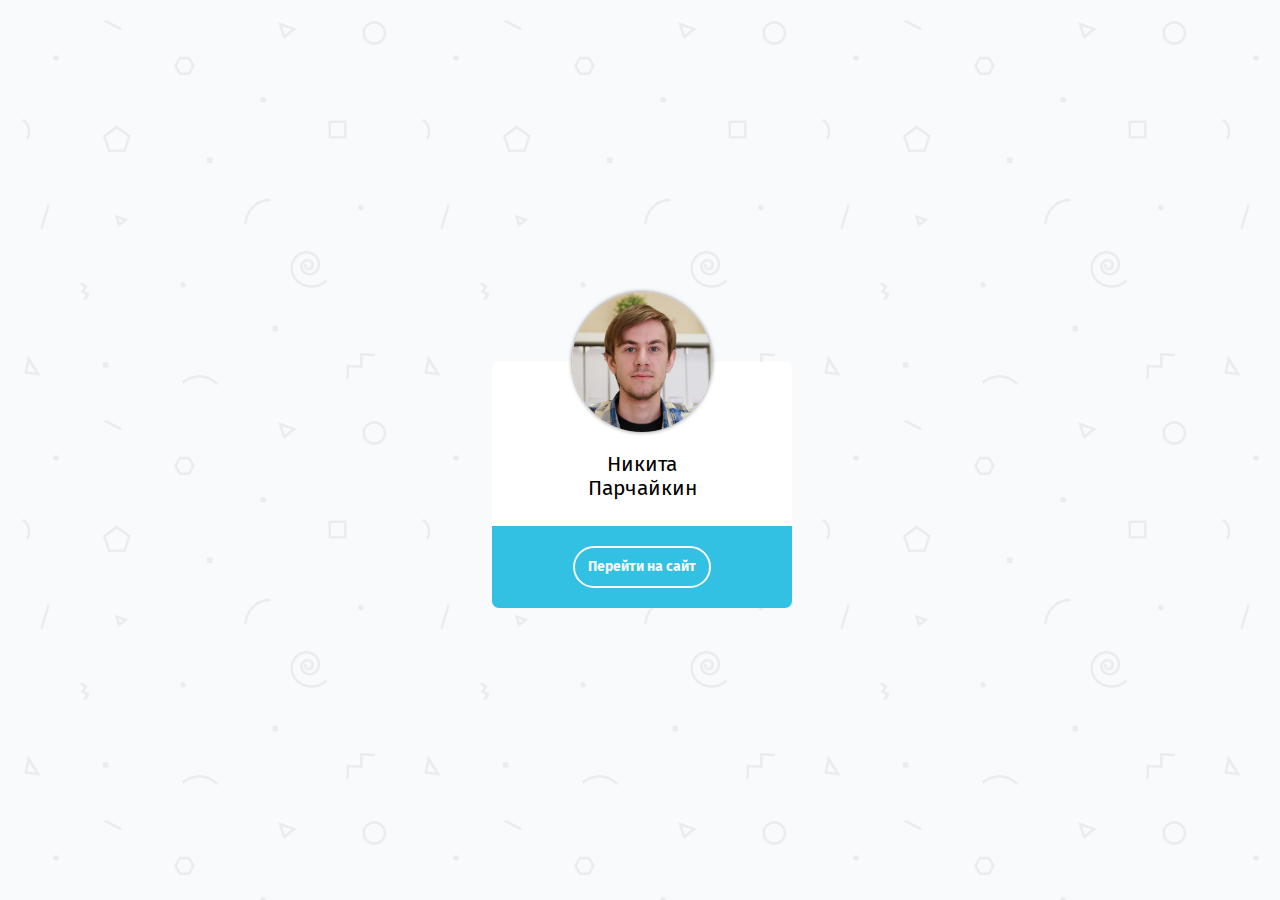
<file: index.html>
<!DOCTYPE html>
<html lang="ru-RU">
<head>
	<meta charset="UTF-8">
	<meta http-equiv="x-ua-compatible" content="ie=edge">
	<meta name="viewport" content="width=device-width, initial-scale=1.0">
	<meta name="description" content="">
	<meta name="keywords" content="">
	<meta name="author" content="Никита Парчайкин">
	<link rel="stylesheet" href="css/main.css">
	<title>Тестовая страница</title>
</head>
<body>
	<div class="wrapper wrapper__authentic">
		<div class="authentic__form wobble">
			<div class="authentic__top">
				<div class="authentic__photo">
					
				</div>
				<div class="authentic__name">
					Никита Парчайкин
				</div>
			</div>
			<div class="authentic__bottom">
				<a href="about.html" class="btn white-link">Перейти на сайт</a>
			</div>
		</div>	
	</div>
</body>
</html>
</file>
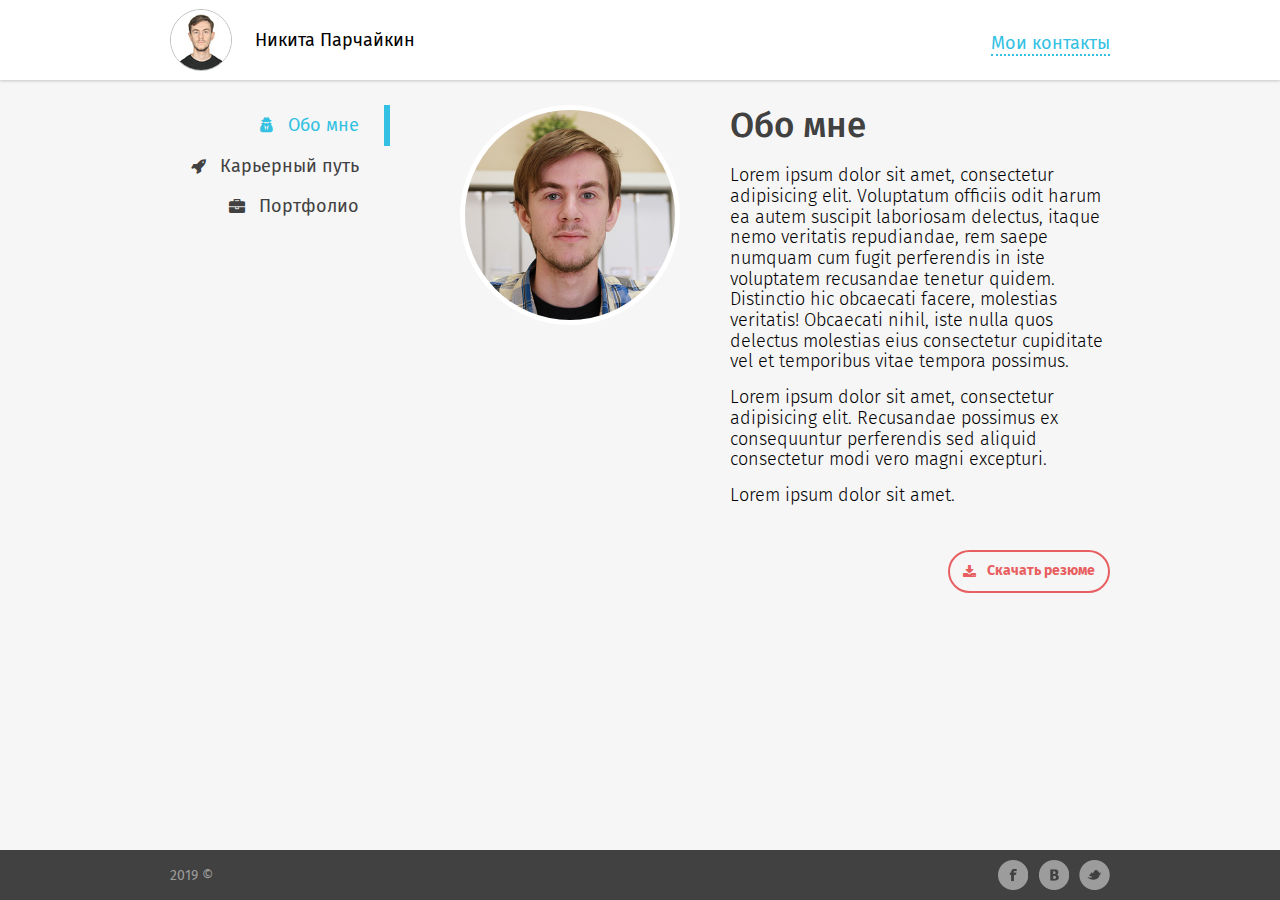
<file: about.html>
<!DOCTYPE html>
<html lang="ru-RU">
<head>
	<meta charset="UTF-8">
	<meta http-equiv="x-ua-compatible" content="ie=edge">
	<meta name="viewport" content="width=device-width, initial-scale=1.0">
	<meta name="description" content="">
	<meta name="keywords" content="">
	<meta name="author" content="Никита Парчайкин">
	<link rel="stylesheet" href="css/main.css">
	<title>Тестовая страница</title>
</head>
<body>
	<div class="wrapper">
		<!-- header -->
		<header class="header">
			<div class="container clearfix">
				<div class='header__left'>
					<div class="user">
						<div class="user__photo">
							<img class="user__photo-pic" src="img/content/avatar.jpg" alt="Аватар">
						</div>
						<div class="user__name">
							Никита Парчайкин
						</div>
					</div>
				</div>
				<div class="header__right">
					<div class="contacts">
						<a href="#" class="contacts__trigger">Мои контакты</a>
						<div class="contacts__dropdown">
						<div class="contacts__dropdown-triangle"></div>
							<ul class="contacts__dropdown-list">
								<li class="contacts__dropdown-item">
									<a href="#" class="contacts__dropdown-link">
									<i class="fa fa-envelope contacts__dropdown-icon" aria-hidden="true"></i>
									<span class="contacts__dropdown-text">ak1tos@yandex.ru</span>
									</a>
								</li>
								<li class="contacts__dropdown-item">
									<a href="#" class="contacts__dropdown-link">
									<i class="fa fa-phone contacts__dropdown-icon" aria-hidden="true"></i>
									<span class="contacts__dropdown-text">+79521193141</span>
									</a>
								</li>
								<li class="contacts__dropdown-item">
									<a href="#" class="contacts__dropdown-link">
									<i class="fa fa-skype contacts__dropdown-icon" aria-hidden="true"></i>
									<span class="contacts__dropdown-text">ak1tos</span>
									</a>
								</li>
							</ul>
						</div>
					</div>
				</div>
			</div>
		</header>
		<!-- content -->
		<section class="content">
			<div class="container">
				<aside class="sidebar">
					<nav class="nav">
						<ul class="nav__list">
							<li class="nav__item nav__item_active">
								<a href="about.html" class="nav__link">
										<i class="fa fa-user-secret nav__link-icon" aria-hidden="true"></i>
									<span class="nav__link-text">Обо мне</span>
								</a>
							</li>
							<li class="nav__item">
								<a href="career.html" class="nav__link">
										<i class="fa fa-rocket nav__link-icon" aria-hidden="true"></i>
									<span class="nav__link-text">Карьерный путь</span>
								</a>
							</li>
							<li class="nav__item">
								<a href="portfolio.html" class="nav__link">
										<i class="fa fa-briefcase nav__link-icon" aria-hidden="true"></i>
									<span class="nav__link-text">Портфолио</span>
								</a>
							</li>
						</ul>
					</nav>
				</aside>
				<main class="page">
					<div class="about clearfix">
						<div class="about__left">
							<div class="about__pic">
								<img class="about__pic-big" src="img/content/photo.jpg" alt="Фото">
							</div>
						</div>
						<div class="about__right">
							<h1 class="title">Обо мне</h1>
							<div class="about__text text-block">
								<p>Lorem ipsum dolor sit amet, consectetur adipisicing elit. Voluptatum officiis odit harum ea autem suscipit laboriosam delectus, itaque nemo veritatis repudiandae, rem saepe numquam cum fugit perferendis in iste voluptatem recusandae tenetur quidem. Distinctio hic obcaecati facere, molestias veritatis! Obcaecati nihil, iste nulla quos delectus molestias eius consectetur cupiditate vel et temporibus vitae tempora possimus.</p>
								<p>Lorem ipsum dolor sit amet, consectetur adipisicing elit. Recusandae possimus ex consequuntur perferendis sed aliquid consectetur modi vero magni excepturi.</p>
								<p>Lorem ipsum dolor sit amet.</p>
							</div>
							<div class="about__download">
								<a href="#" class="btn" download>
								<i class="fa fa-download btn__icon" aria-hidden="true"></i>
								<span class="btn__text">Скачать резюме</span>
								</a>
							</div>
						</div>
					</div>
				</main>
			</div>
		</section>
	</div>
	<!-- footer -->
		<footer class="footer">
			<div class="container clearfix">
				<div class="footer__left">
					<div class="copyright">
						2019 © 
					</div>
				</div>
				<div class="footer__right">
					<div class="socials">
						<ul class="socials__list">
							<li class="socials__item">
								<a class="socials__link socials__link_fb" href="#"></a>
							</li>
							<li class="socials__item">
								<a class="socials__link socials__link_vk" href="#"></a>
							</li>
							<li class="socials__item">
								<a class="socials__link socials__link_tw" href="#"></a>
							</li>
						</ul>
					</div>
				</div>
			</div>
		</footer>
</body>
</html>
</file>
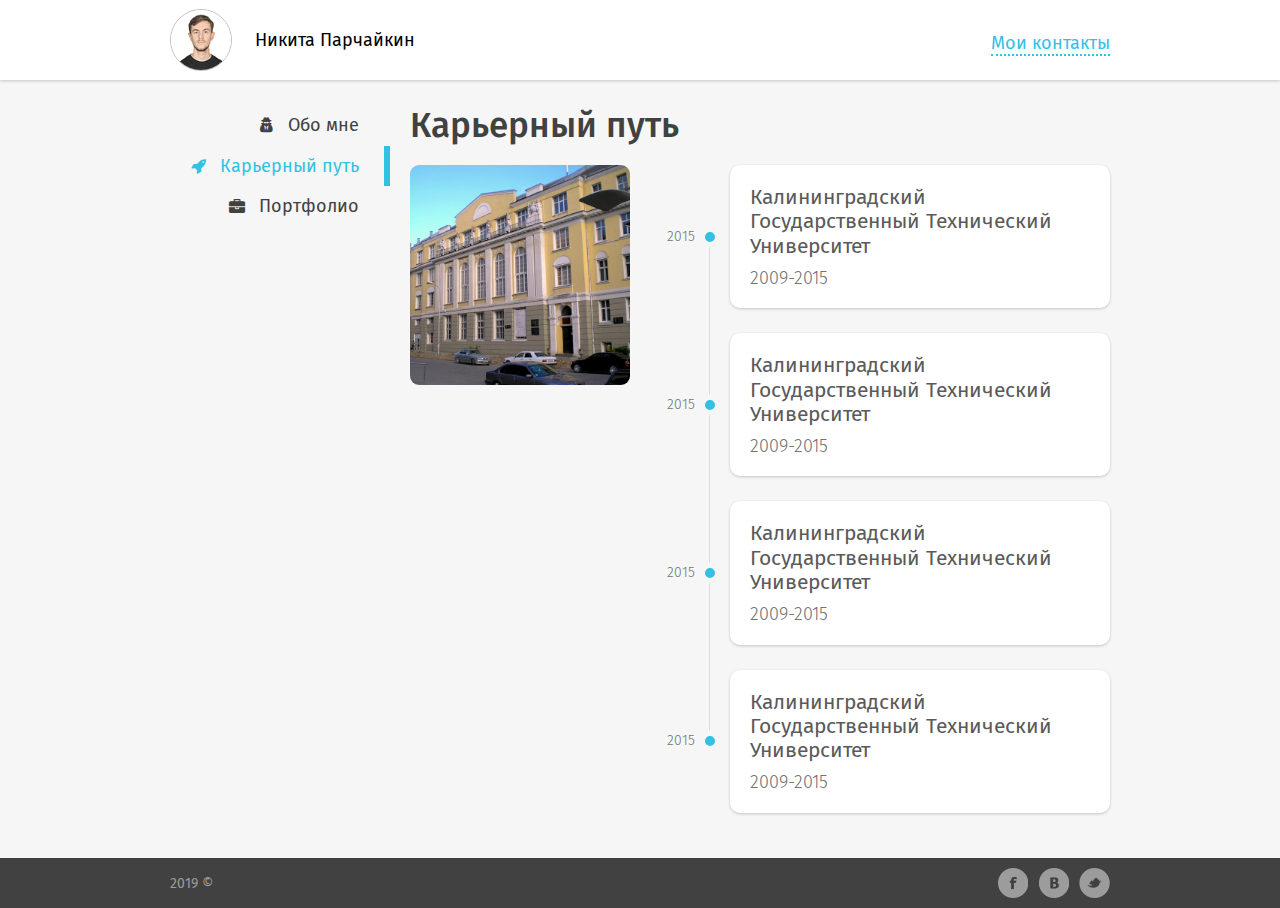
<file: career.html>
<!DOCTYPE html>
<html lang="ru-RU">
<head>
	<meta charset="UTF-8">
	<meta http-equiv="x-ua-compatible" content="ie=edge">
	<meta name="viewport" content="width=device-width, initial-scale=1.0">
	<meta name="description" content="">
	<meta name="keywords" content="">
	<meta name="author" content="Никита Парчайкин">
	<link rel="stylesheet" href="css/main.css">
	<title>Тестовая страница</title>
</head>
<body>
	<div class="wrapper">
		<!-- header -->
		<header class="header">
			<div class="container clearfix">
				<div class='header__left'>
					<div class="user">
						<div class="user__photo">
							<img class="user__photo-pic" src="img/content/avatar.jpg" alt="Аватар">
						</div>
						<div class="user__name">
							Никита Парчайкин
						</div>
					</div>
				</div>
				<div class="header__right">
					<div class="contacts">
						<a href="#" class="contacts__trigger">Мои контакты</a>
						<div class="contacts__dropdown">
						<div class="contacts__dropdown-triangle"></div>
							<ul class="contacts__dropdown-list">
								<li class="contacts__dropdown-item">
									<a href="#" class="contacts__dropdown-link">
									<i class="fa fa-envelope contacts__dropdown-icon" aria-hidden="true"></i>
									<span class="contacts__dropdown-text">ak1tos@yandex.ru</span>
									</a>
								</li>
								<li class="contacts__dropdown-item">
									<a href="#" class="contacts__dropdown-link">
									<i class="fa fa-phone contacts__dropdown-icon" aria-hidden="true"></i>
									<span class="contacts__dropdown-text">+79521193141</span>
									</a>
								</li>
								<li class="contacts__dropdown-item">
									<a href="#" class="contacts__dropdown-link">
									<i class="fa fa-skype contacts__dropdown-icon" aria-hidden="true"></i>
									<span class="contacts__dropdown-text">ak1tos</span>
									</a>
								</li>
							</ul>
						</div>
					</div>
				</div>
			</div>
		</header>
		<!-- content -->
		<section class="content">
			<div class="container">
				<aside class="sidebar">
					<nav class="nav">
						<ul class="nav__list">
							<li class="nav__item">
								<a href="about.html" class="nav__link">
										<i class="fa fa-user-secret nav__link-icon" aria-hidden="true"></i>
									<span class="nav__link-text">Обо мне</span>
								</a>
							</li>
							<li class="nav__item nav__item_active">
								<a href="career.html" class="nav__link">
										<i class="fa fa-rocket nav__link-icon" aria-hidden="true"></i>
									<span class="nav__link-text">Карьерный путь</span>
								</a>
							</li>
							<li class="nav__item">
								<a href="portfolio.html" class="nav__link">
										<i class="fa fa-briefcase nav__link-icon" aria-hidden="true"></i>
									<span class="nav__link-text">Портфолио</span>
								</a>
							</li>
						</ul>
					</nav>
				</aside>
				<main class="page">
					<h1 class="title">Карьерный путь</h1>
						<div class="career clearfix">
							<div class="career__left">
								<div class="career__pic">
									<img class="career__pic-element" src="img/content/tech.jpg" alt="ВУЗ">
								</div>
							</div>
							<div class="career__right">
								<ul class="career__list">
									<li class="career__item">
										<div class="career__block">
											<div class="career__title">Калининградский Государственный Технический Университет</div>
											<div class="career__occupation"></div>
											<div class="career__time">2009-2015</div>
											<div class="career__year">2015</div>
										</div>
									</li>
									<li class="career__item">
										<div class="career__block">
											<div class="career__title">Калининградский Государственный Технический Университет</div>
											<div class="career__occupation"></div>
											<div class="career__time">2009-2015</div>
											<div class="career__year">2015</div>
										</div>
									</li>
									<li class="career__item">
										<div class="career__block">
											<div class="career__title">Калининградский Государственный Технический Университет</div>
											<div class="career__occupation"></div>
											<div class="career__time">2009-2015</div>
											<div class="career__year">2015</div>
										</div>
									</li>
									<li class="career__item">
										<div class="career__block">
											<div class="career__title">Калининградский Государственный Технический Университет</div>
											<div class="career__occupation"></div>
											<div class="career__time">2009-2015</div>
											<div class="career__year">2015</div>
										</div>
									</li>
								</ul>
							</div>
						</div>
				</main>
			</div>
		</section>
	</div>
		<!-- footer -->
		<footer class="footer">
			<div class="container clearfix">
				<div class="footer__left">
					<div class="copyright">
						2019 © 
					</div>
				</div>
				<div class="footer__right">
					<div class="socials">
						<ul class="socials__list">
							<li class="socials__item">
								<a class="socials__link socials__link_fb" href="#"></a>
							</li>
							<li class="socials__item">
								<a class="socials__link socials__link_vk" href="#"></a>
							</li>
							<li class="socials__item">
								<a class="socials__link socials__link_tw" href="#"></a>
							</li>
						</ul>
					</div>
				</div>
			</div>
		</footer>
</body>
</html>
</file>
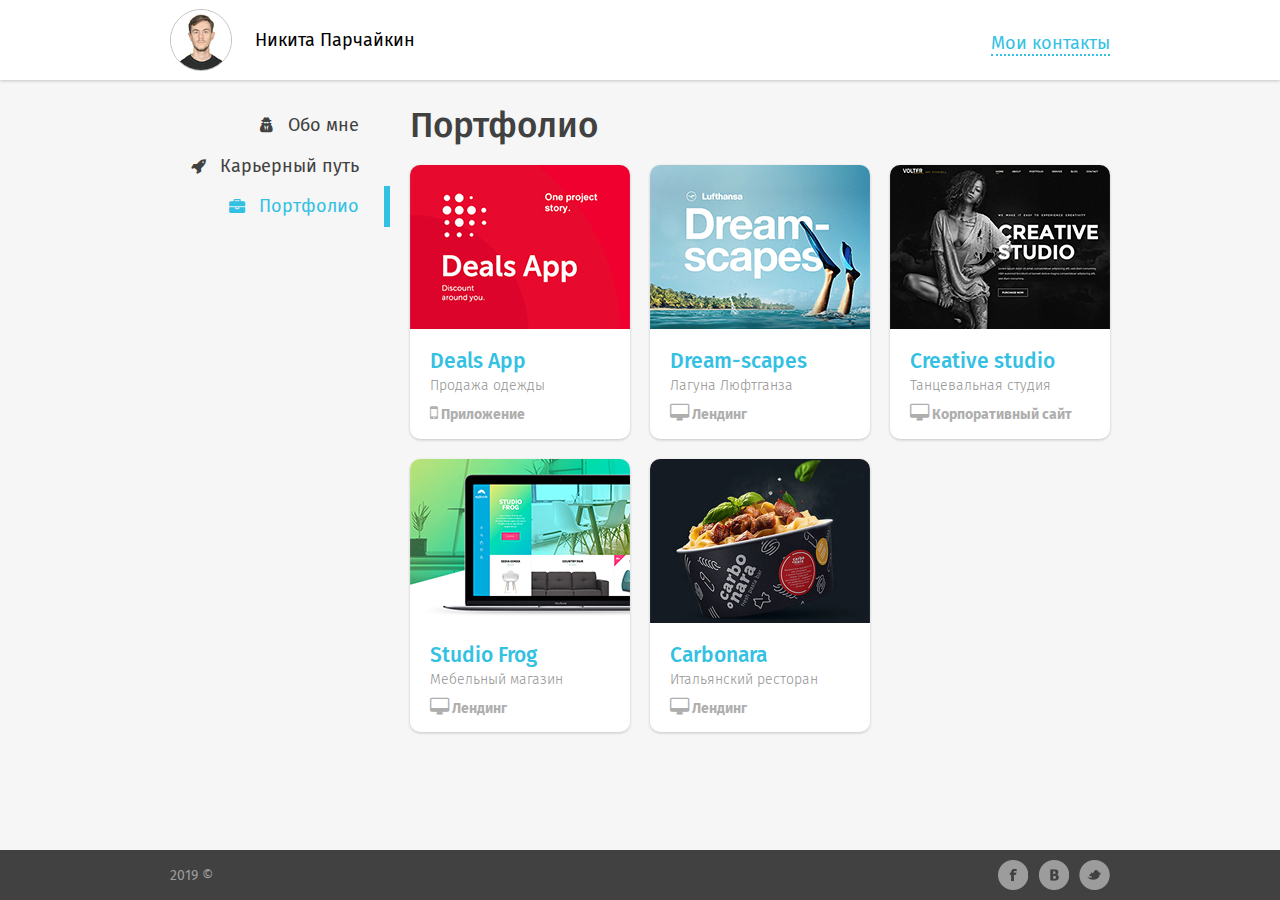
<file: portfolio.html>
<!DOCTYPE html>
<html lang="ru-RU">
<head>
	<meta charset="UTF-8">
	<meta http-equiv="x-ua-compatible" content="ie=edge">
	<meta name="viewport" content="width=device-width, initial-scale=1.0">
	<meta name="description" content="">
	<meta name="keywords" content="">
	<meta name="author" content="Никита Парчайкин">
	<link rel="stylesheet" href="css/main.css">
	<title>Тестовая страница</title>
</head>
<body>
	<div class="wrapper">
		<!-- header -->
		<header class="header">
			<div class="container clearfix">
				<div class='header__left'>
					<div class="user">
						<div class="user__photo">
							<img class="user__photo-pic" src="img/content/avatar.jpg" alt="Аватар">
						</div>
						<div class="user__name">
							Никита Парчайкин
						</div>
					</div>
				</div>
				<div class="header__right">
					<div class="contacts">
						<a href="#" class="contacts__trigger">Мои контакты</a>
						<div class="contacts__dropdown">
						<div class="contacts__dropdown-triangle"></div>
							<ul class="contacts__dropdown-list">
								<li class="contacts__dropdown-item">
									<a href="#" class="contacts__dropdown-link">
									<i class="fa fa-envelope contacts__dropdown-icon" aria-hidden="true"></i>
									<span class="contacts__dropdown-text">ak1tos@yandex.ru</span>
									</a>
								</li>
								<li class="contacts__dropdown-item">
									<a href="#" class="contacts__dropdown-link">
									<i class="fa fa-phone contacts__dropdown-icon" aria-hidden="true"></i>
									<span class="contacts__dropdown-text">+79521193141</span>
									</a>
								</li>
								<li class="contacts__dropdown-item">
									<a href="#" class="contacts__dropdown-link">
									<i class="fa fa-skype contacts__dropdown-icon" aria-hidden="true"></i>
									<span class="contacts__dropdown-text">ak1tos</span>
									</a>
								</li>
							</ul>
						</div>
					</div>
				</div>
			</div>
		</header>
		<section class="content">
			<div class="container">
				<aside class="sidebar">
					<nav class="nav">
						<ul class="nav__list">
							<li class="nav__item">
								<a href="about.html" class="nav__link">
										<i class="fa fa-user-secret nav__link-icon" aria-hidden="true"></i>
									<span class="nav__link-text">Обо мне</span>
								</a>
							</li>
							<li class="nav__item">
								<a href="career.html" class="nav__link">
										<i class="fa fa-rocket nav__link-icon" aria-hidden="true"></i>
									<span class="nav__link-text">Карьерный путь</span>
								</a>
							</li>
							<li class="nav__item nav__item_active">
								<a href="portfolio.html" class="nav__link">
										<i class="fa fa-briefcase nav__link-icon" aria-hidden="true"></i>
									<span class="nav__link-text">Портфолио</span>
								</a>
							</li>
						</ul>
					</nav>
				</aside>
				<!-- content -->
				<main class="page">
					<h1 class="title">Портфолио</h1>
					<div class="portfolio">
						<ul class="portfolio__list clearfix">
							<li class="portfolio__item">
								<a href="#" class="portfolio__link">
									<div class="portfolio__img-app">
									</div>
									<div class="portfolio__description">
										<div class="portfolio__name">Deals App</div>
										<div class="portfolio__info">Продажа одежды</div>
										<div class="portfolio__class">
											<i class="fa fa-mobile portfolio__item-icon" aria-hidden="true"></i>
											<span>Приложение</span>
										</div>
									</div>
								</a>
							</li>
							<li class="portfolio__item">
								<a href="#" class="portfolio__link">
									<div class="portfolio__img-scapes">
									</div>
									<div class="portfolio__description">
										<div class="portfolio__name">Dream-scapes</div>
										<div class="portfolio__info">Лагуна Люфтганза</div>
										<div class="portfolio__class">
											<i class="fa fa-desktop portfolio__item-icon" aria-hidden="true"></i>
											<span>Лендинг</span>
										</div>
									</div>
								</a>
							</li>
							<li class="portfolio__item">
								<a href="#" class="portfolio__link">
									<div class="portfolio__img-creative">
									</div>
									<div class="portfolio__description">
										<div class="portfolio__name">Creative studio</div>
										<div class="portfolio__info">Танцевальная студия</div>
										<div class="portfolio__class">
											<i class="fa fa-desktop portfolio__item-icon" aria-hidden="true"></i>
											<span>Корпоративный сайт</span>
										</div>
									</div>
								</a>
							</li>
							<li class="portfolio__item">
								<a href="#" class="portfolio__link">
									<div class="portfolio__img-frog">
									</div>
									<div class="portfolio__description">
										<div class="portfolio__name">Studio Frog</div>
										<div class="portfolio__info">Мебельный магазин</div>
										<div class="portfolio__class">
											<i class="fa fa-desktop portfolio__item-icon" aria-hidden="true"></i>
											<span>Лендинг</span>
										</div>
									</div>
								</a>
							</li>
							<li class="portfolio__item">
								<a href="#" class="portfolio__link">
									<div class="portfolio__img-carbonara">
									</div>
									<div class="portfolio__description">
										<div class="portfolio__name">Carbonara</div>
										<div class="portfolio__info">Итальянский ресторан</div>
										<div class="portfolio__class">
											<i class="fa fa-desktop portfolio__item-icon" aria-hidden="true"></i>
											<span>Лендинг</span>
										</div>
									</div>
								</a>
							</li>
						</ul>
					</div>
				</main>
			</div>
		</section>
	</div>
		<!-- footer -->
		<footer class="footer">
			<div class="container clearfix">
				<div class="footer__left">
					<div class="copyright">
						2019 © 
					</div>
				</div>
				<div class="footer__right">
					<div class="socials">
						<ul class="socials__list">
							<li class="socials__item">
								<a class="socials__link socials__link_fb" href="#"></a>
							</li>
							<li class="socials__item">
								<a class="socials__link socials__link_vk" href="#"></a>
							</li>
							<li class="socials__item">
								<a class="socials__link socials__link_tw" href="#"></a>
							</li>
						</ul>
					</div>
				</div>
			</div>
		</footer>
</body>
</html>
</file>
